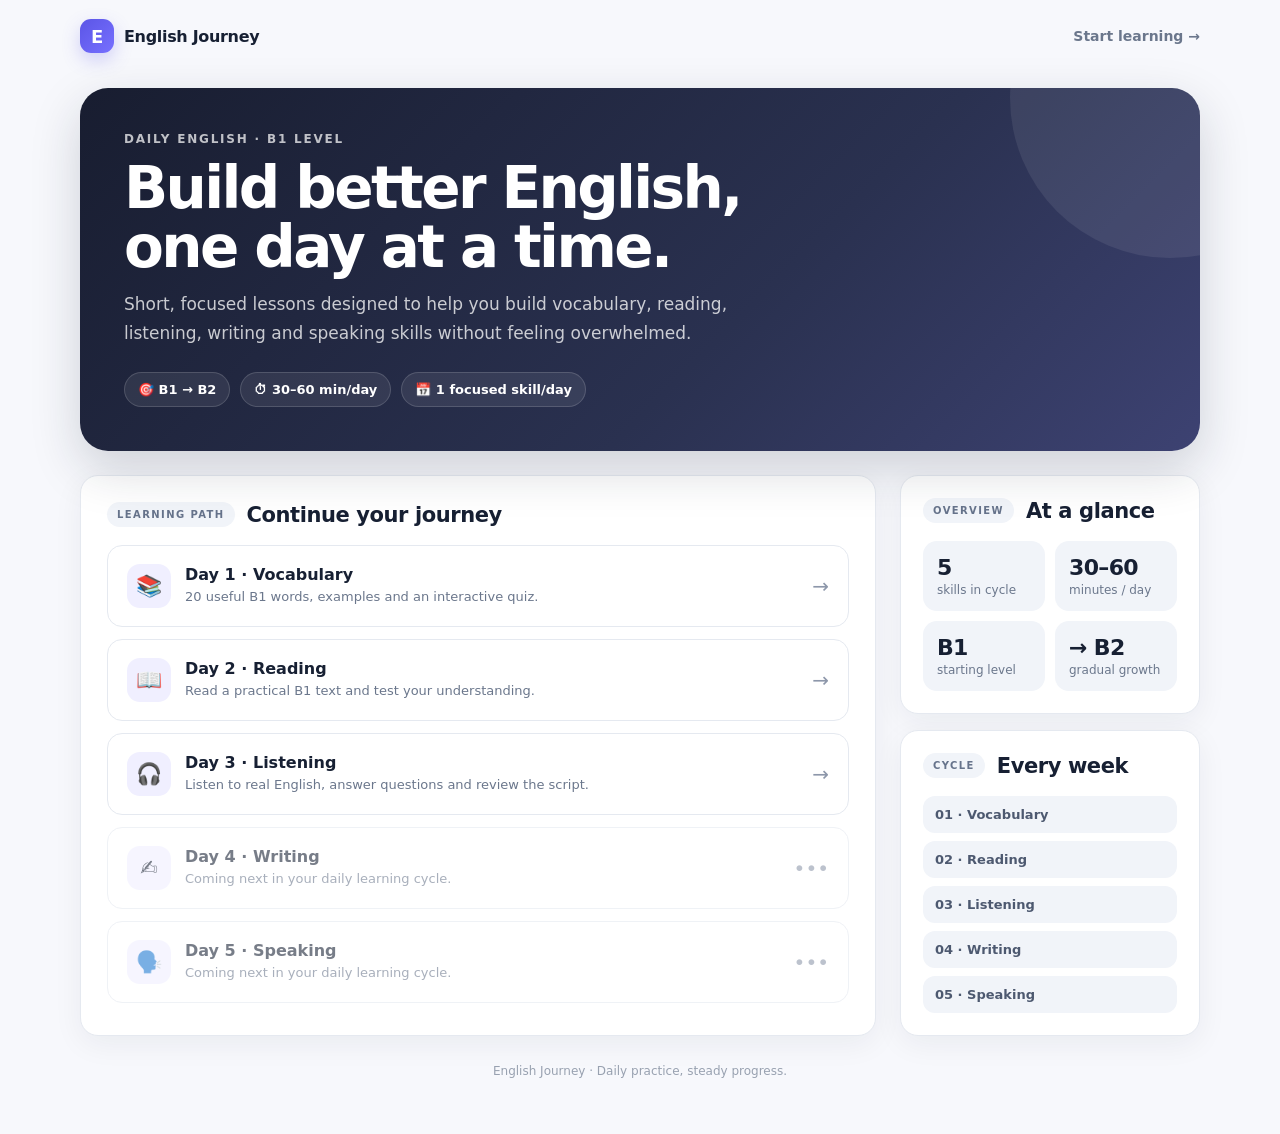
<file: index.html>
<!doctype html>
<html lang="en">
<head>
<meta charset="utf-8">
<meta name="viewport" content="width=device-width, initial-scale=1">
<title>English Journey — Daily B1 English</title>
<link rel="stylesheet" href="style.css">
</head>
<body>
<main class="app">
  <nav class="topbar">
    <a class="brand" href="./"><span class="brand-mark">E</span><span>English Journey</span></a>
    <a class="nav-link" href="./day_1/">Start learning →</a>
  </nav>

  <header class="hero">
    <div class="hero-inner">
      <div class="eyebrow">DAILY ENGLISH · B1 LEVEL</div>
      <h1>Build better English,<br>one day at a time.</h1>
      <p>Short, focused lessons designed to help you build vocabulary, reading, listening, writing and speaking skills without feeling overwhelmed.</p>
      <div class="hero-meta"><span class="pill">🎯 B1 → B2</span><span class="pill">⏱ 30–60 min/day</span><span class="pill">📅 1 focused skill/day</span></div>
    </div>
  </header>

  <div class="layout">
    <section class="card">
      <div class="section-head"><div class="section-title"><span class="step">LEARNING PATH</span><h2>Continue your journey</h2></div></div>
      <div class="lesson-list">
        <a class="lesson-link" href="day_1/">
          <div class="lesson-main"><div class="lesson-icon">📚</div><div class="lesson-copy"><strong>Day 1 · Vocabulary</strong><span>20 useful B1 words, examples and an interactive quiz.</span></div></div><span class="arrow">→</span>
        </a>
        <a class="lesson-link" href="day_2/">
          <div class="lesson-main"><div class="lesson-icon">📖</div><div class="lesson-copy"><strong>Day 2 · Reading</strong><span>Read a practical B1 text and test your understanding.</span></div></div><span class="arrow">→</span>
        </a>
        <a class="lesson-link" href="day_3/">
          <div class="lesson-main"><div class="lesson-icon">🎧</div><div class="lesson-copy"><strong>Day 3 · Listening</strong><span>Listen to real English, answer questions and review the script.</span></div></div><span class="arrow">→</span>
        </a>
        <div class="lesson-link" style="opacity:.58;cursor:default">
          <div class="lesson-main"><div class="lesson-icon">✍️</div><div class="lesson-copy"><strong>Day 4 · Writing</strong><span>Coming next in your daily learning cycle.</span></div></div><span class="arrow">•••</span>
        </div>
        <div class="lesson-link" style="opacity:.58;cursor:default">
          <div class="lesson-main"><div class="lesson-icon">🗣️</div><div class="lesson-copy"><strong>Day 5 · Speaking</strong><span>Coming next in your daily learning cycle.</span></div></div><span class="arrow">•••</span>
        </div>
      </div>
    </section>

    <aside class="sidebar">
      <section class="card">
        <div class="section-head"><div class="section-title"><span class="step">OVERVIEW</span><h2>At a glance</h2></div></div>
        <div class="stats"><div class="stat"><strong>5</strong><span>skills in cycle</span></div><div class="stat"><strong>30–60</strong><span>minutes / day</span></div><div class="stat"><strong>B1</strong><span>starting level</span></div><div class="stat"><strong>→ B2</strong><span>gradual growth</span></div></div>
      </section>
      <section class="card">
        <div class="section-head"><div class="section-title"><span class="step">CYCLE</span><h2>Every week</h2></div></div>
        <div class="cycle"><span>01 · Vocabulary</span><span>02 · Reading</span><span>03 · Listening</span><span>04 · Writing</span><span>05 · Speaking</span></div>
      </section>
    </aside>
  </div>
  <footer>English Journey · Daily practice, steady progress.</footer>
</main>
</body>
</html>
</file>
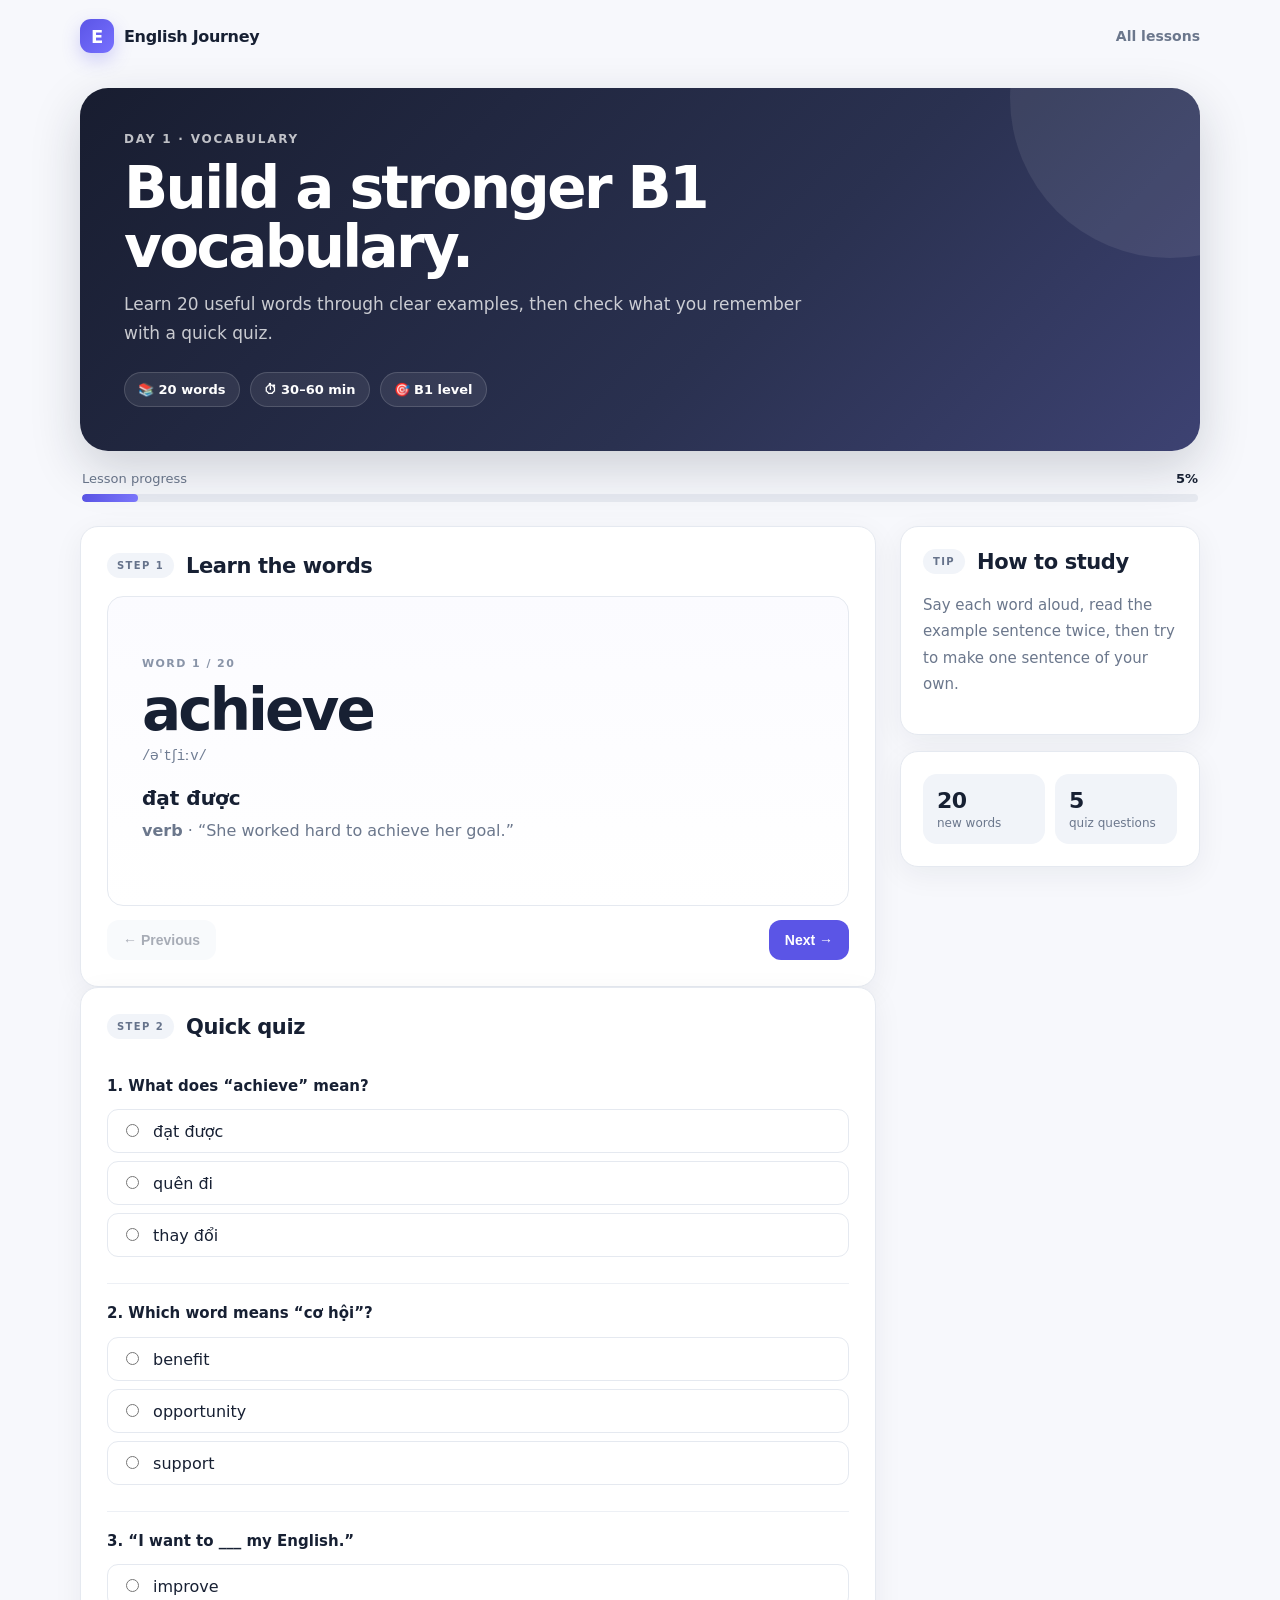
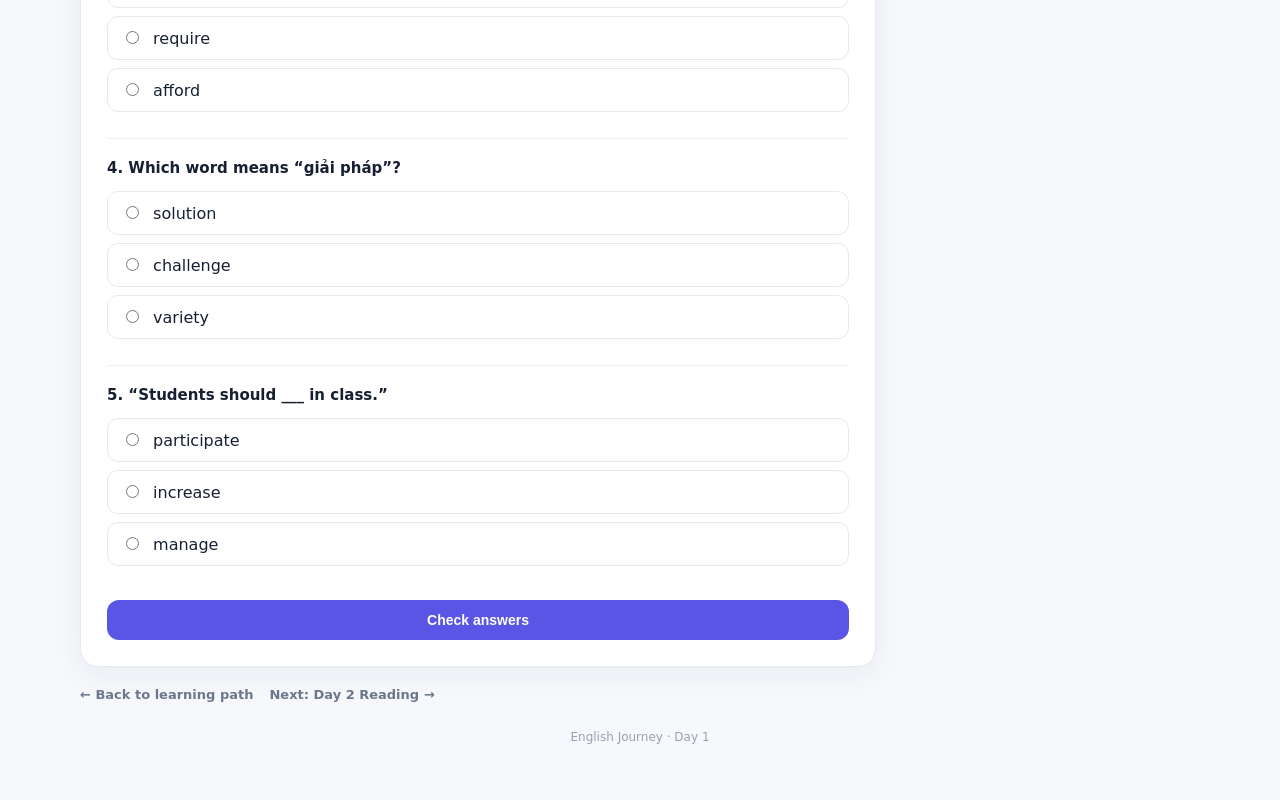
<file: day_1/index.html>
<!doctype html>
<html lang="en">
<head>
<meta charset="utf-8">
<meta name="viewport" content="width=device-width, initial-scale=1">
<title>English Journey — Day 1: Vocabulary</title>
<link rel="stylesheet" href="../style.css">
</head>
<body>
<main class="app">
<nav class="topbar"><a class="brand" href="../"><span class="brand-mark">E</span><span>English Journey</span></a><a class="nav-link" href="../">All lessons</a></nav>
<header class="hero"><div class="hero-inner"><div class="eyebrow">DAY 1 · VOCABULARY</div><h1>Build a stronger B1 vocabulary.</h1><p>Learn 20 useful words through clear examples, then check what you remember with a quick quiz.</p><div class="hero-meta"><span class="pill">📚 20 words</span><span class="pill">⏱ 30–60 min</span><span class="pill">🎯 B1 level</span></div></div></header>
<section class="progress-wrap"><div class="progress-label"><span>Lesson progress</span><strong id="progressText">0%</strong></div><div class="progress"><div id="progressBar"></div></div></section>
<div class="layout">
<div>
<section class="card"><div class="section-head"><div class="section-title"><span class="step">STEP 1</span><h2>Learn the words</h2></div></div><div id="wordCard" class="word-card"></div><div class="controls"><button id="prevBtn" class="secondary">← Previous</button><button id="nextBtn">Next →</button></div></section>
<section class="card quiz-card"><div class="section-head"><div class="section-title"><span class="step">STEP 2</span><h2>Quick quiz</h2></div></div><div id="quiz"></div><button id="submitBtn" class="full">Check answers</button><div id="result" class="result" hidden></div></section>
<div class="back-row"><a href="../">← Back to learning path</a><a href="../day_2/">Next: Day 2 Reading →</a></div>
</div>
<aside class="sidebar"><section class="card"><div class="section-head"><div class="section-title"><span class="step">TIP</span><h2>How to study</h2></div></div><p>Say each word aloud, read the example sentence twice, then try to make one sentence of your own.</p></section><section class="card"><div class="stats"><div class="stat"><strong>20</strong><span>new words</span></div><div class="stat"><strong>5</strong><span>quiz questions</span></div></div></section></aside>
</div>
<footer>English Journey · Day 1</footer>
<script src="./script.js"></script>
</main>
</body>
</html>
</file>
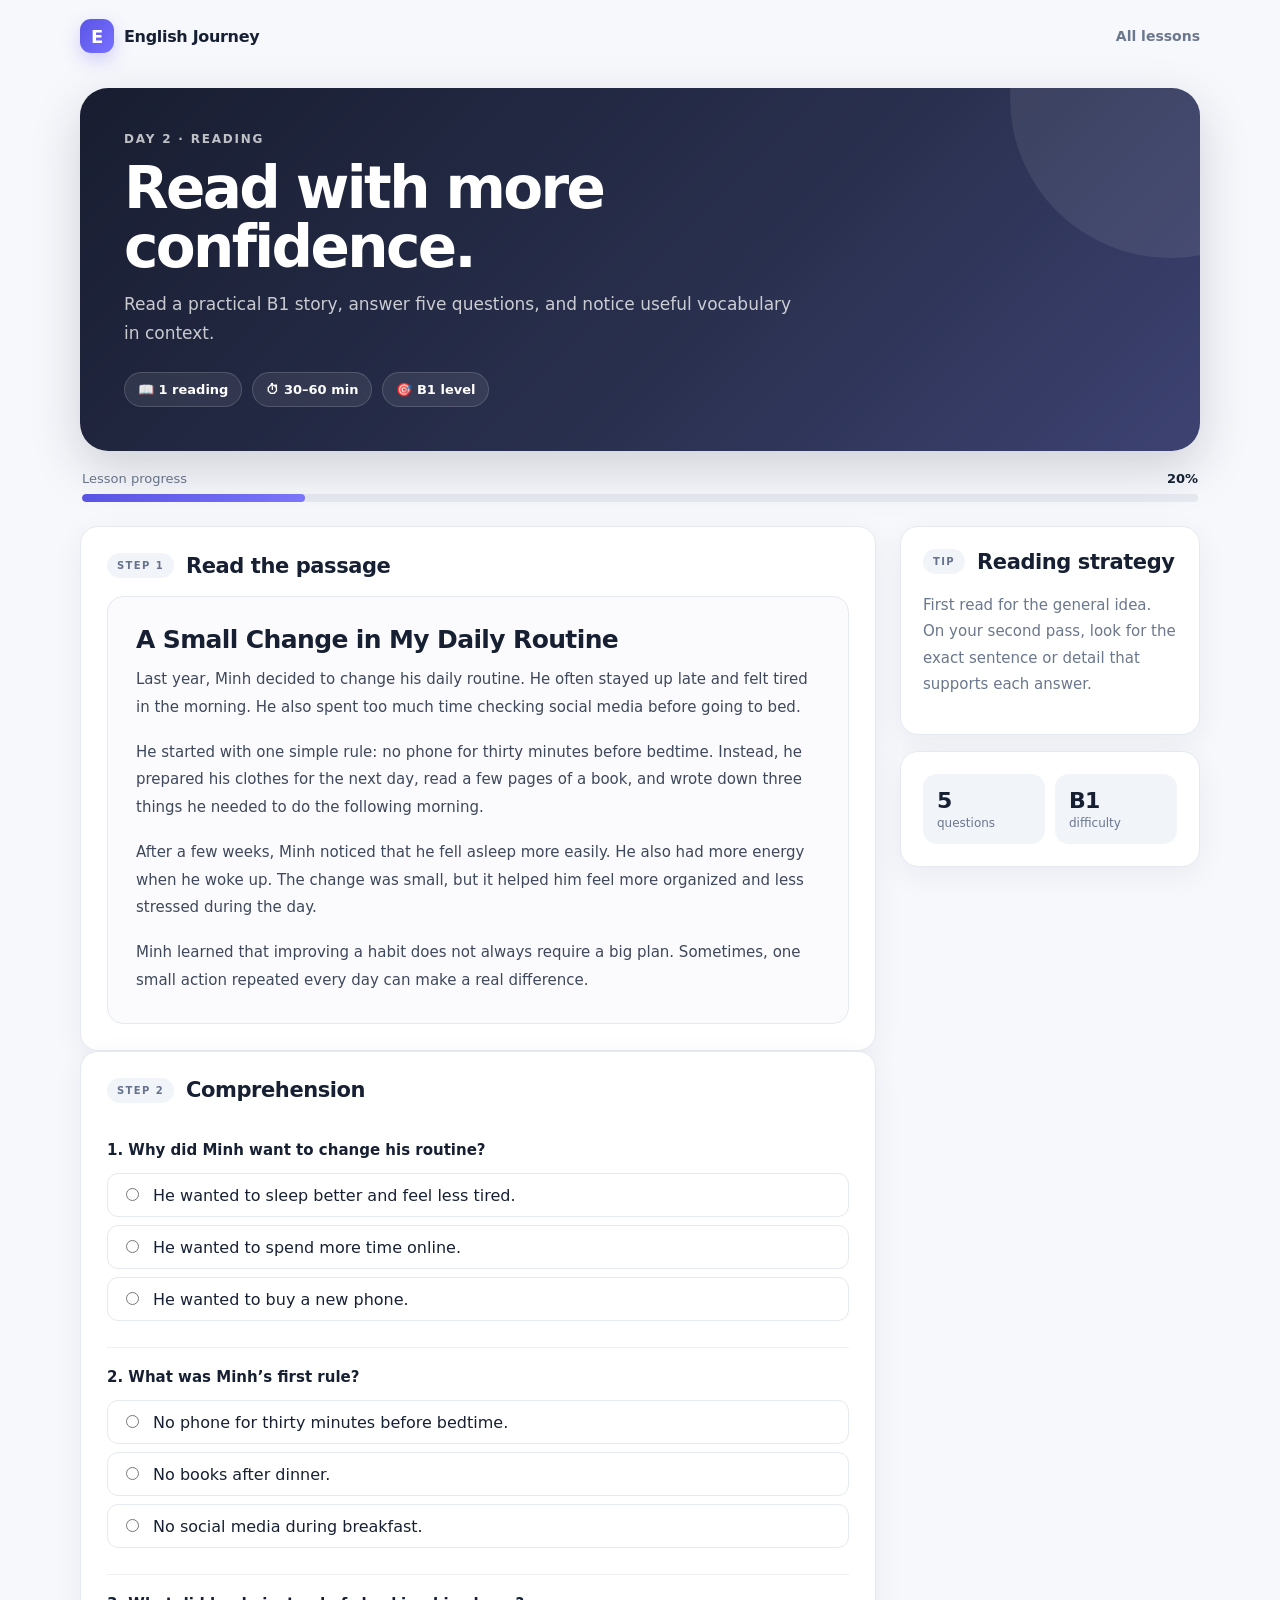
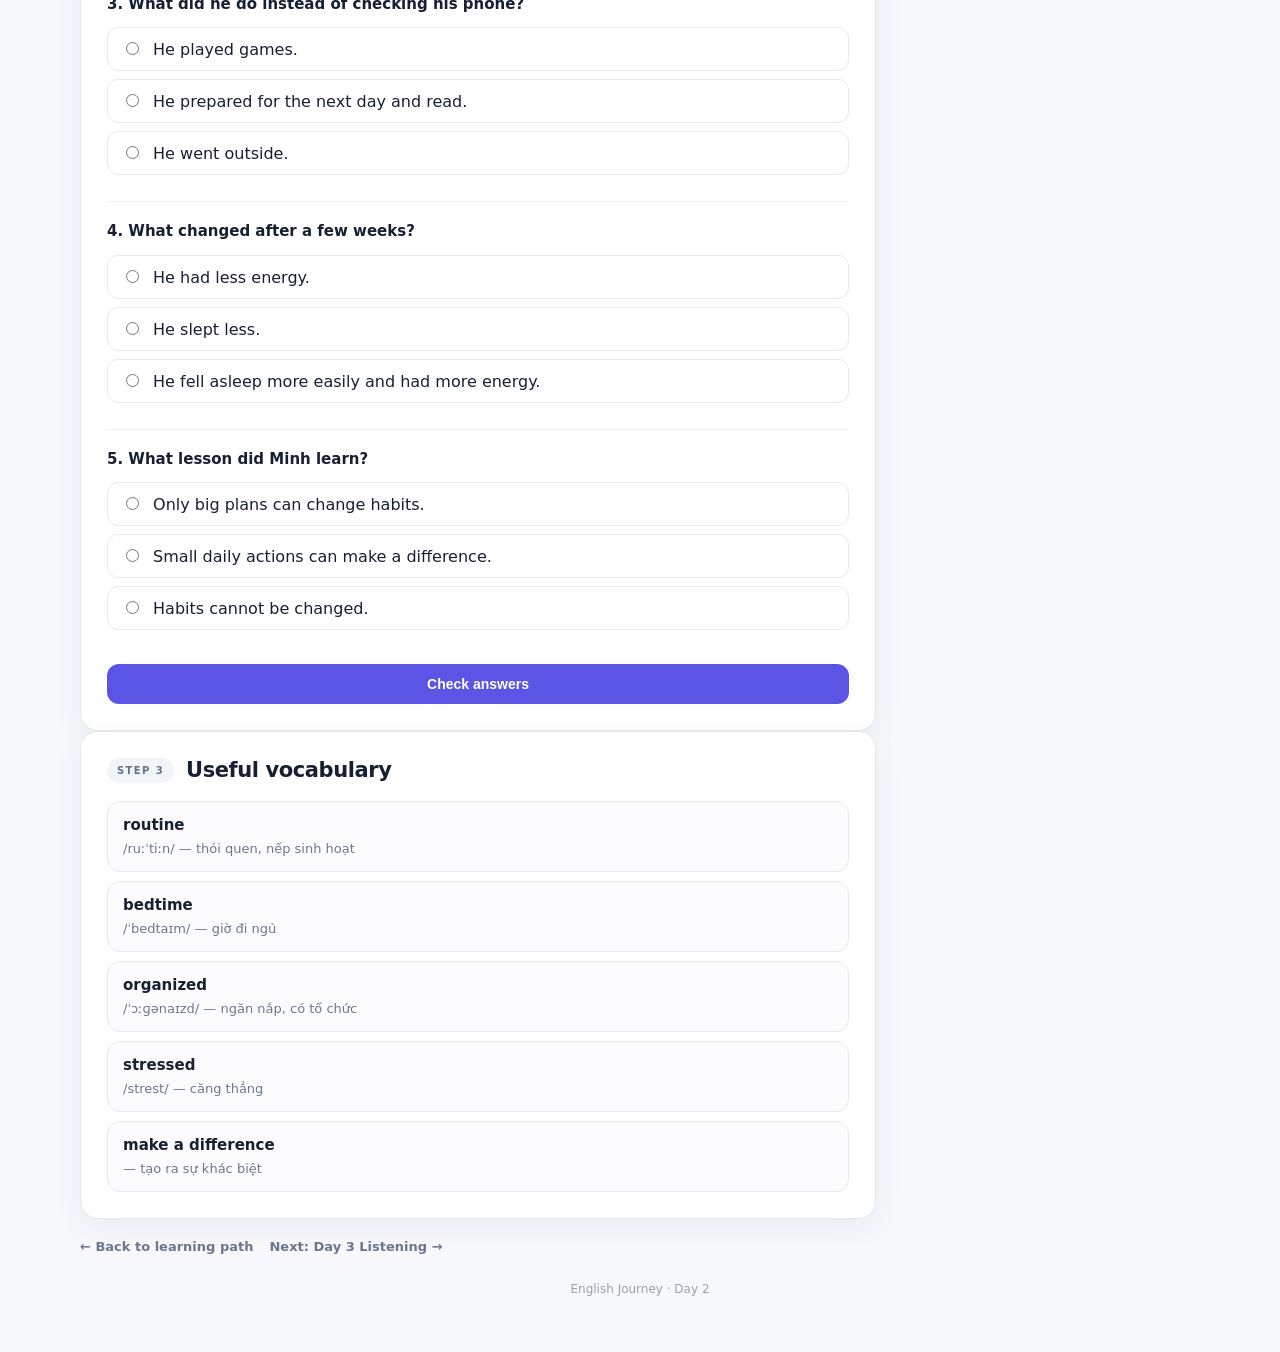
<file: day_2/index.html>
<!doctype html>
<html lang="en">
<head>
<meta charset="utf-8">
<meta name="viewport" content="width=device-width, initial-scale=1">
<title>English Journey — Day 2: Reading</title>
<link rel="stylesheet" href="../style.css">
</head>
<body>
<main class="app">
<nav class="topbar"><a class="brand" href="../"><span class="brand-mark">E</span><span>English Journey</span></a><a class="nav-link" href="../">All lessons</a></nav>
<header class="hero"><div class="hero-inner"><div class="eyebrow">DAY 2 · READING</div><h1>Read with more confidence.</h1><p>Read a practical B1 story, answer five questions, and notice useful vocabulary in context.</p><div class="hero-meta"><span class="pill">📖 1 reading</span><span class="pill">⏱ 30–60 min</span><span class="pill">🎯 B1 level</span></div></div></header>
<section class="progress-wrap"><div class="progress-label"><span>Lesson progress</span><strong id="progressText">0%</strong></div><div class="progress"><div id="progressBar"></div></div></section>
<div class="layout">
<div>
<section class="card reading-card"><div class="section-head"><div class="section-title"><span class="step">STEP 1</span><h2>Read the passage</h2></div></div><article class="reading-text"><h3>A Small Change in My Daily Routine</h3><p>Last year, Minh decided to change his daily routine. He often stayed up late and felt tired in the morning. He also spent too much time checking social media before going to bed.</p><p>He started with one simple rule: no phone for thirty minutes before bedtime. Instead, he prepared his clothes for the next day, read a few pages of a book, and wrote down three things he needed to do the following morning.</p><p>After a few weeks, Minh noticed that he fell asleep more easily. He also had more energy when he woke up. The change was small, but it helped him feel more organized and less stressed during the day.</p><p>Minh learned that improving a habit does not always require a big plan. Sometimes, one small action repeated every day can make a real difference.</p></article></section>
<section class="card quiz-card"><div class="section-head"><div class="section-title"><span class="step">STEP 2</span><h2>Comprehension</h2></div></div><div id="quiz"></div><button id="submitBtn" class="full">Check answers</button><div id="result" class="result" hidden></div></section>
<section class="card"><div class="section-head"><div class="section-title"><span class="step">STEP 3</span><h2>Useful vocabulary</h2></div></div><div class="vocab-list"><div><strong>routine</strong><span>/ruːˈtiːn/ — thói quen, nếp sinh hoạt</span></div><div><strong>bedtime</strong><span>/ˈbedtaɪm/ — giờ đi ngủ</span></div><div><strong>organized</strong><span>/ˈɔːɡənaɪzd/ — ngăn nắp, có tổ chức</span></div><div><strong>stressed</strong><span>/strest/ — căng thẳng</span></div><div><strong>make a difference</strong><span>— tạo ra sự khác biệt</span></div></div></section>
<div class="back-row"><a href="../">← Back to learning path</a><a href="../day_3/">Next: Day 3 Listening →</a></div>
</div>
<aside class="sidebar"><section class="card"><div class="section-head"><div class="section-title"><span class="step">TIP</span><h2>Reading strategy</h2></div></div><p>First read for the general idea. On your second pass, look for the exact sentence or detail that supports each answer.</p></section><section class="card"><div class="stats"><div class="stat"><strong>5</strong><span>questions</span></div><div class="stat"><strong>B1</strong><span>difficulty</span></div></div></section></aside>
</div>
<footer>English Journey · Day 2</footer>
<script src="./script.js"></script>
</main>
</body>
</html>
</file>
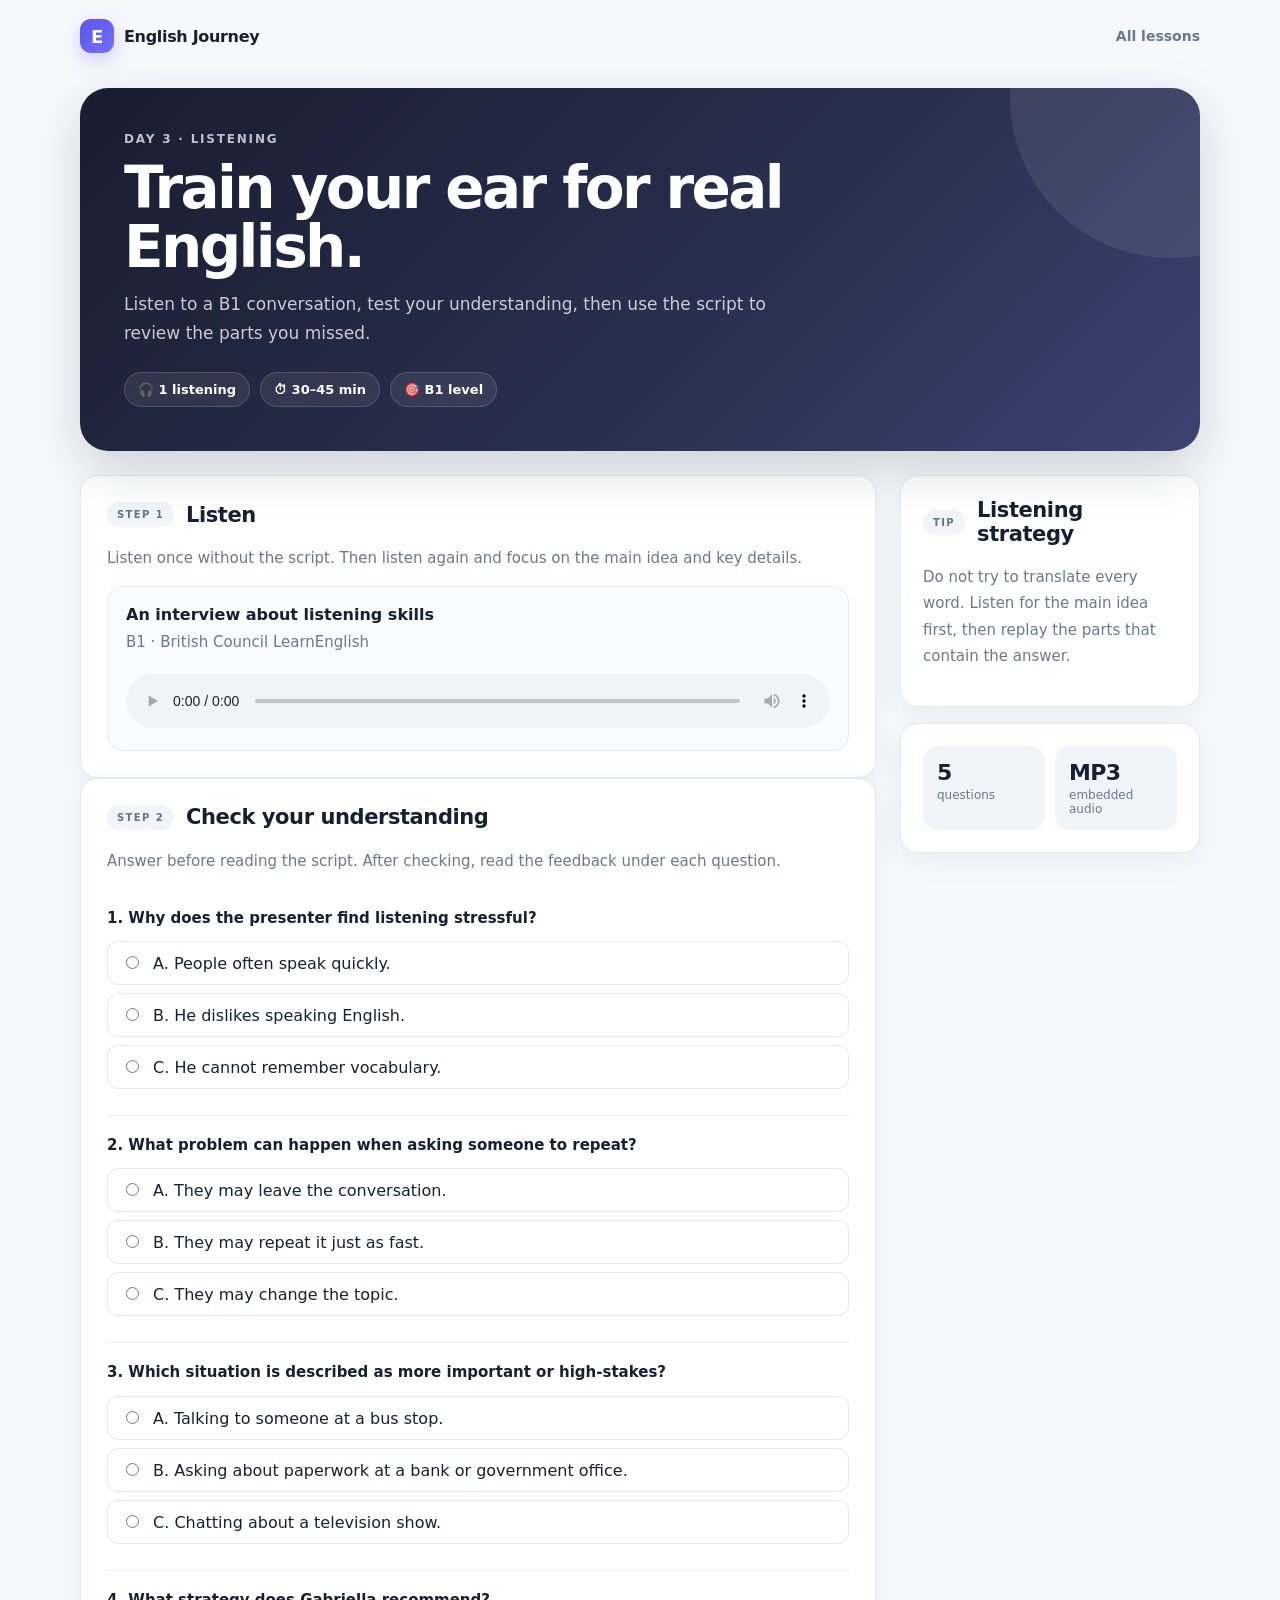
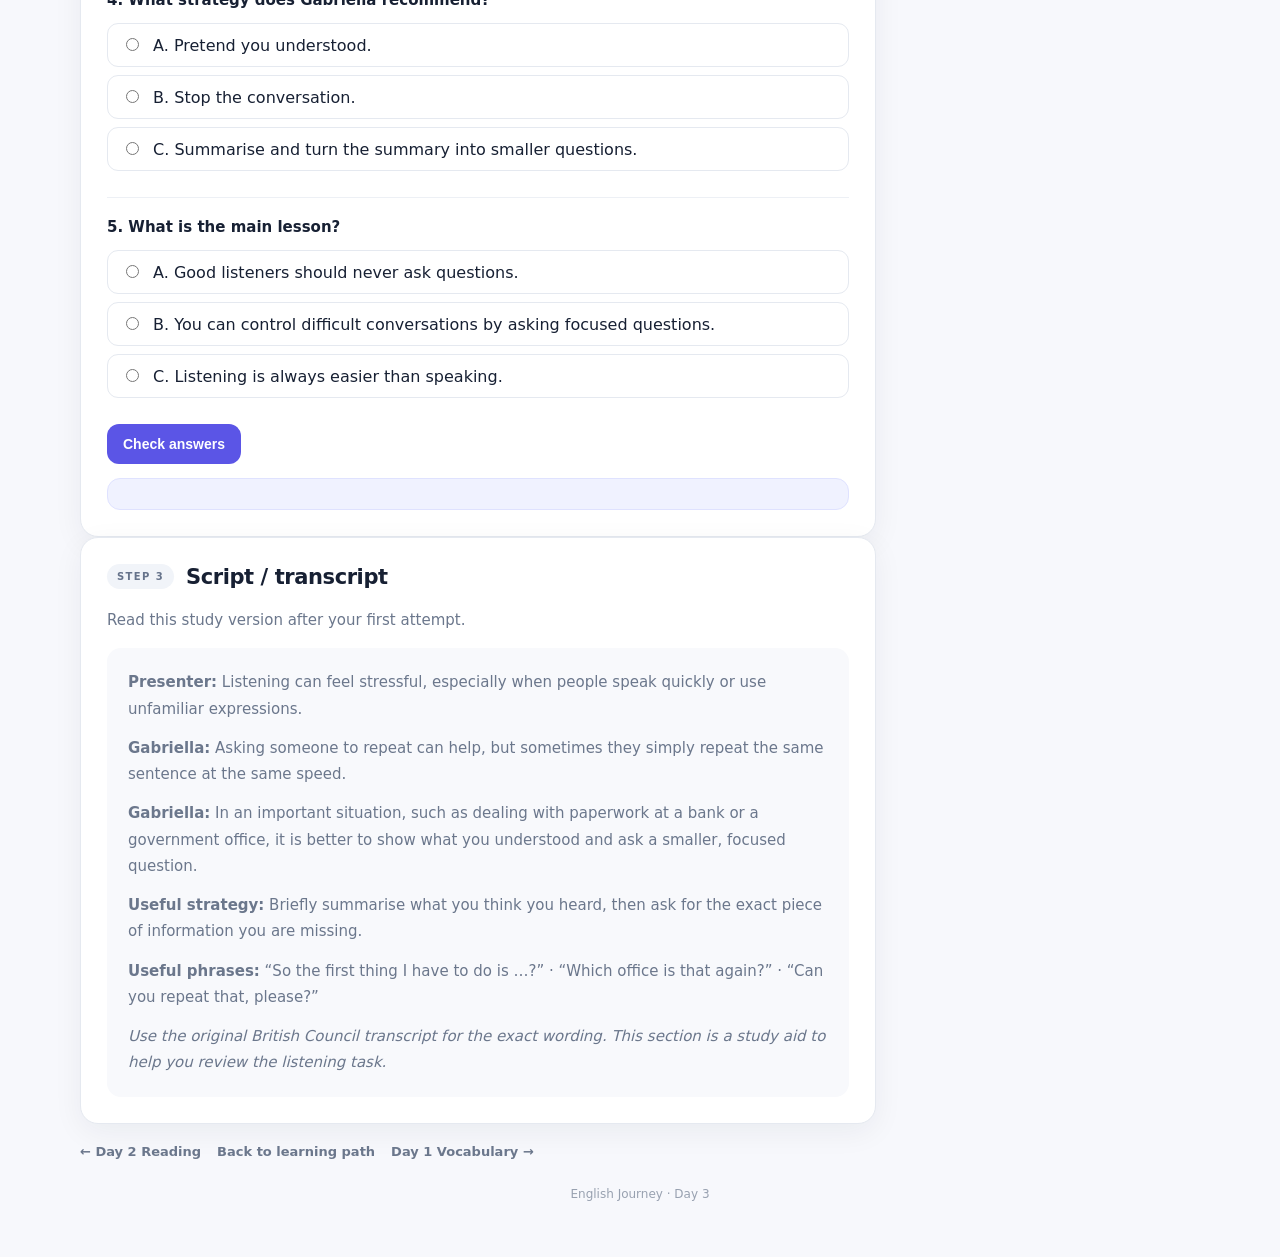
<file: day_3/index.html>
<!doctype html>
<html lang="en">
<head>
<meta charset="utf-8">
<meta name="viewport" content="width=device-width,initial-scale=1">
<title>English Journey — Day 3: Listening</title>
<link rel="stylesheet" href="../style.css">
</head>
<body>
<main class="app">
<nav class="topbar"><a class="brand" href="../"><span class="brand-mark">E</span><span>English Journey</span></a><a class="nav-link" href="../">All lessons</a></nav>
<header class="hero"><div class="hero-inner"><div class="eyebrow">DAY 3 · LISTENING</div><h1>Train your ear for real English.</h1><p>Listen to a B1 conversation, test your understanding, then use the script to review the parts you missed.</p><div class="hero-meta"><span class="pill">🎧 1 listening</span><span class="pill">⏱ 30–45 min</span><span class="pill">🎯 B1 level</span></div></div></header>
<div class="layout">
<div>
<section class="card"><div class="section-head"><div class="section-title"><span class="step">STEP 1</span><h2>Listen</h2></div></div><p>Listen once without the script. Then listen again and focus on the main idea and key details.</p><div class="source"><strong>An interview about listening skills</strong><p>B1 · British Council LearnEnglish</p><audio controls preload="metadata"><source src="https://learnenglish.britishcouncil.org/sites/podcasts/files/LE_listening_B1_An_interview_about_listening_skills.mp3" type="audio/mpeg">Your browser does not support the audio player.</audio></div></section>
<section class="card"><div class="section-head"><div class="section-title"><span class="step">STEP 2</span><h2>Check your understanding</h2></div></div><p>Answer before reading the script. After checking, read the feedback under each question.</p>
<div class="question"><p>1. Why does the presenter find listening stressful?</p><label class="option"><input type="radio" name="q1" value="a"> A. People often speak quickly.</label><label class="option"><input type="radio" name="q1" value="b"> B. He dislikes speaking English.</label><label class="option"><input type="radio" name="q1" value="c"> C. He cannot remember vocabulary.</label><div id="f1" class="feedback"></div></div>
<div class="question"><p>2. What problem can happen when asking someone to repeat?</p><label class="option"><input type="radio" name="q2" value="a"> A. They may leave the conversation.</label><label class="option"><input type="radio" name="q2" value="b"> B. They may repeat it just as fast.</label><label class="option"><input type="radio" name="q2" value="c"> C. They may change the topic.</label><div id="f2" class="feedback"></div></div>
<div class="question"><p>3. Which situation is described as more important or high-stakes?</p><label class="option"><input type="radio" name="q3" value="a"> A. Talking to someone at a bus stop.</label><label class="option"><input type="radio" name="q3" value="b"> B. Asking about paperwork at a bank or government office.</label><label class="option"><input type="radio" name="q3" value="c"> C. Chatting about a television show.</label><div id="f3" class="feedback"></div></div>
<div class="question"><p>4. What strategy does Gabriella recommend?</p><label class="option"><input type="radio" name="q4" value="a"> A. Pretend you understood.</label><label class="option"><input type="radio" name="q4" value="b"> B. Stop the conversation.</label><label class="option"><input type="radio" name="q4" value="c"> C. Summarise and turn the summary into smaller questions.</label><div id="f4" class="feedback"></div></div>
<div class="question"><p>5. What is the main lesson?</p><label class="option"><input type="radio" name="q5" value="a"> A. Good listeners should never ask questions.</label><label class="option"><input type="radio" name="q5" value="b"> B. You can control difficult conversations by asking focused questions.</label><label class="option"><input type="radio" name="q5" value="c"> C. Listening is always easier than speaking.</label><div id="f5" class="feedback"></div></div>
<button onclick="checkQuiz()">Check answers</button><div id="result" class="result hidden"></div></section>
<section class="card"><div class="section-head"><div class="section-title"><span class="step">STEP 3</span><h2>Script / transcript</h2></div></div><p>Read this study version after your first attempt.</p><div class="transcript"><p><strong>Presenter:</strong> Listening can feel stressful, especially when people speak quickly or use unfamiliar expressions.</p><p><strong>Gabriella:</strong> Asking someone to repeat can help, but sometimes they simply repeat the same sentence at the same speed.</p><p><strong>Gabriella:</strong> In an important situation, such as dealing with paperwork at a bank or a government office, it is better to show what you understood and ask a smaller, focused question.</p><p><strong>Useful strategy:</strong> Briefly summarise what you think you heard, then ask for the exact piece of information you are missing.</p><p><strong>Useful phrases:</strong> “So the first thing I have to do is …?” · “Which office is that again?” · “Can you repeat that, please?”</p><p><em>Use the original British Council transcript for the exact wording. This section is a study aid to help you review the listening task.</em></p></div></section>
<div class="back-row"><a href="../day_2/">← Day 2 Reading</a><a href="../">Back to learning path</a><a href="../day_1/">Day 1 Vocabulary →</a></div>
</div>
<aside class="sidebar"><section class="card"><div class="section-head"><div class="section-title"><span class="step">TIP</span><h2>Listening strategy</h2></div></div><p>Do not try to translate every word. Listen for the main idea first, then replay the parts that contain the answer.</p></section><section class="card"><div class="stats"><div class="stat"><strong>5</strong><span>questions</span></div><div class="stat"><strong>MP3</strong><span>embedded audio</span></div></div></section></aside>
</div>
<footer>English Journey · Day 3</footer>
</main>
<script>
const answers={q1:'a',q2:'b',q3:'b',q4:'c',q5:'b'};
const explanations={q1:{right:'People often speak quickly, which makes it harder to catch every word in a real conversation.',wrong:'The key difficulty is fast speech. This listening task focuses on how to handle conversations when the speaker is too fast to follow.'},q2:{right:'Someone may repeat the same sentence at the same speed, so simply asking “Can you repeat that?” may not solve the problem.',wrong:'The problem described is that the speaker may repeat the same sentence just as quickly, so repetition alone is not always enough.'},q3:{right:'Paperwork at a bank or government office is a higher-stakes situation because misunderstanding important information can have real consequences.',wrong:'The lesson gives official or important paperwork as the higher-stakes example rather than casual conversation.'},q4:{right:'Summarising what you understood and then asking smaller, focused questions helps you identify exactly what you missed.',wrong:'The recommended strategy is clarification: show what you understood and ask a smaller, focused question instead of pretending.'},q5:{right:'Focused questions help you recover missing information and take more control of a difficult conversation.',wrong:'The main lesson is to actively clarify what you missed, not to avoid questions.'}};
function checkQuiz(){let score=0;Object.keys(answers).forEach((q,i)=>{const picked=document.querySelector('input[name="'+q+'"]:checked');const box=document.getElementById('f'+(i+1));const correct=answers[q];if(picked&&picked.value===correct){score++;box.className='feedback correct';box.innerHTML='✅ <span class="answer">Correct.</span> '+explanations[q].right}else{box.className='feedback wrong';box.innerHTML='❌ <span class="answer">Incorrect.</span> Correct answer: <span class="answer">'+correct.toUpperCase()+'</span>. '+explanations[q].wrong}});const r=document.getElementById('result');r.classList.remove('hidden');r.textContent='Score: '+score+'/5 ('+Math.round(score/5*100)+'%). '+(score>=4?'Great work — listen again and notice the phrases you missed.':'Listen again, then reread the script and try the quiz once more.');r.scrollIntoView({behavior:'smooth',block:'center'})}
</script>
</body>
</html>
</file>
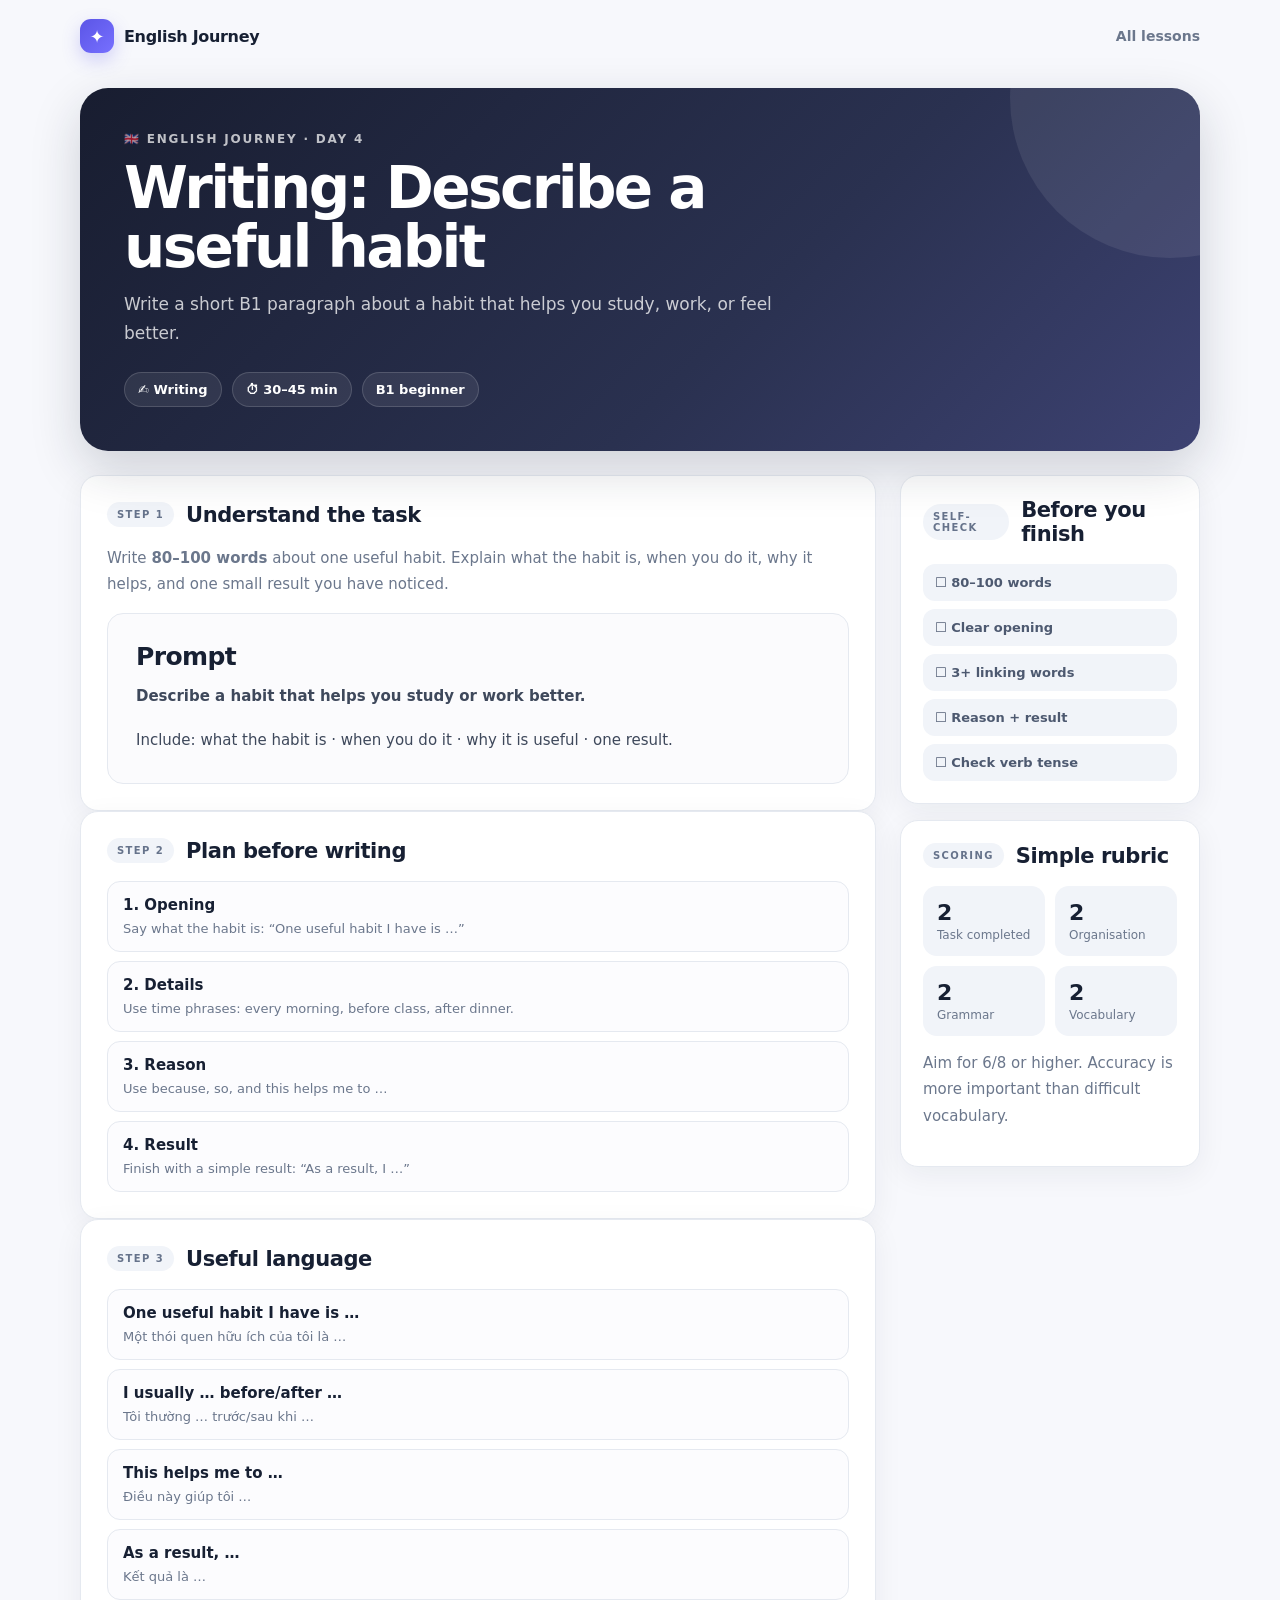
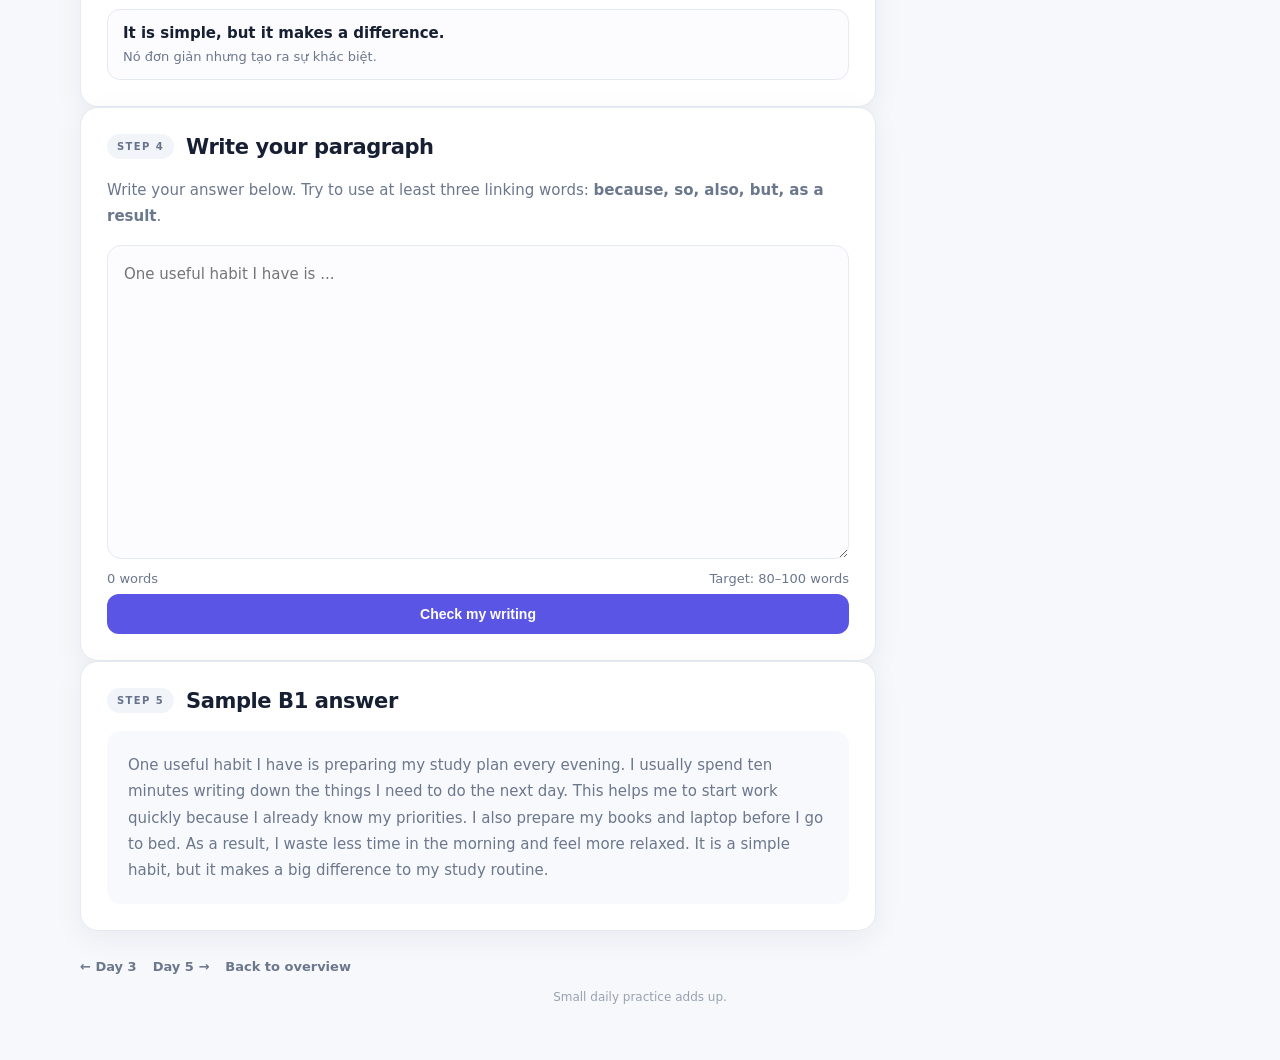
<file: day_4/index.html>
<!doctype html>
<html lang="en">
<head>
  <meta charset="utf-8">
  <meta name="viewport" content="width=device-width, initial-scale=1">
  <title>English Journey — Day 4</title>
  <link rel="stylesheet" href="../style.css">
</head>
<body>
<main class="app">
  <nav class="topbar"><a class="brand" href="../"><span class="brand-mark">✦</span>English Journey</a><a class="nav-link" href="../">All lessons</a></nav>
  <header class="hero"><div class="hero-inner"><div class="eyebrow">🇬🇧 ENGLISH JOURNEY · DAY 4</div><h1>Writing: Describe a useful habit</h1><p>Write a short B1 paragraph about a habit that helps you study, work, or feel better.</p><div class="hero-meta"><span class="pill">✍️ Writing</span><span class="pill">⏱ 30–45 min</span><span class="pill">B1 beginner</span></div></div></header>
  <div class="layout">
    <div>
      <section class="card"><div class="section-head"><div class="section-title"><span class="step">STEP 1</span><h2>Understand the task</h2></div></div><p>Write <strong>80–100 words</strong> about one useful habit. Explain what the habit is, when you do it, why it helps, and one small result you have noticed.</p><div class="reading-text"><h3>Prompt</h3><p><strong>Describe a habit that helps you study or work better.</strong></p><p>Include: what the habit is · when you do it · why it is useful · one result.</p></div></section>
      <section class="card"><div class="section-head"><div class="section-title"><span class="step">STEP 2</span><h2>Plan before writing</h2></div></div><div class="vocab-list"><div><strong>1. Opening</strong><span>Say what the habit is: “One useful habit I have is …”</span></div><div><strong>2. Details</strong><span>Use time phrases: every morning, before class, after dinner.</span></div><div><strong>3. Reason</strong><span>Use because, so, and this helps me to …</span></div><div><strong>4. Result</strong><span>Finish with a simple result: “As a result, I …”</span></div></div></section>
      <section class="card"><div class="section-head"><div class="section-title"><span class="step">STEP 3</span><h2>Useful language</h2></div></div><div class="vocab-list"><div><strong>One useful habit I have is …</strong><span>Một thói quen hữu ích của tôi là …</span></div><div><strong>I usually … before/after …</strong><span>Tôi thường … trước/sau khi …</span></div><div><strong>This helps me to …</strong><span>Điều này giúp tôi …</span></div><div><strong>As a result, …</strong><span>Kết quả là …</span></div><div><strong>It is simple, but it makes a difference.</strong><span>Nó đơn giản nhưng tạo ra sự khác biệt.</span></div></div></section>
      <section class="card"><div class="section-head"><div class="section-title"><span class="step">STEP 4</span><h2>Write your paragraph</h2></div></div><p>Write your answer below. Try to use at least three linking words: <strong>because, so, also, but, as a result</strong>.</p><textarea id="answer" rows="11" placeholder="One useful habit I have is ..."></textarea><div class="word-count"><span id="count">0 words</span><span>Target: 80–100 words</span></div><button id="checkBtn" class="full">Check my writing</button><div id="feedback" class="feedback"></div></section>
      <section class="card"><div class="section-head"><div class="section-title"><span class="step">STEP 5</span><h2>Sample B1 answer</h2></div></div><div class="transcript"><p>One useful habit I have is preparing my study plan every evening. I usually spend ten minutes writing down the things I need to do the next day. This helps me to start work quickly because I already know my priorities. I also prepare my books and laptop before I go to bed. As a result, I waste less time in the morning and feel more relaxed. It is a simple habit, but it makes a big difference to my study routine.</p></div></section>
    </div>
    <aside class="sidebar"><section class="card"><div class="section-head"><div class="section-title"><span class="step">SELF-CHECK</span><h2>Before you finish</h2></div></div><div class="cycle"><span>☐ 80–100 words</span><span>☐ Clear opening</span><span>☐ 3+ linking words</span><span>☐ Reason + result</span><span>☐ Check verb tense</span></div></section><section class="card"><div class="section-head"><div class="section-title"><span class="step">SCORING</span><h2>Simple rubric</h2></div></div><div class="stats"><div class="stat"><strong>2</strong><span>Task completed</span></div><div class="stat"><strong>2</strong><span>Organisation</span></div><div class="stat"><strong>2</strong><span>Grammar</span></div><div class="stat"><strong>2</strong><span>Vocabulary</span></div></div><p style="margin-top:14px">Aim for 6/8 or higher. Accuracy is more important than difficult vocabulary.</p></section></aside>
  </div>
  <footer><div class="back-row"><a href="../day_3/">← Day 3</a><a href="../day_5/">Day 5 →</a><a href="../">Back to overview</a></div><div style="margin-top:16px">Small daily practice adds up.</div></footer>
</main>
<script src="./script.js"></script>
</body>
</html>
</file>
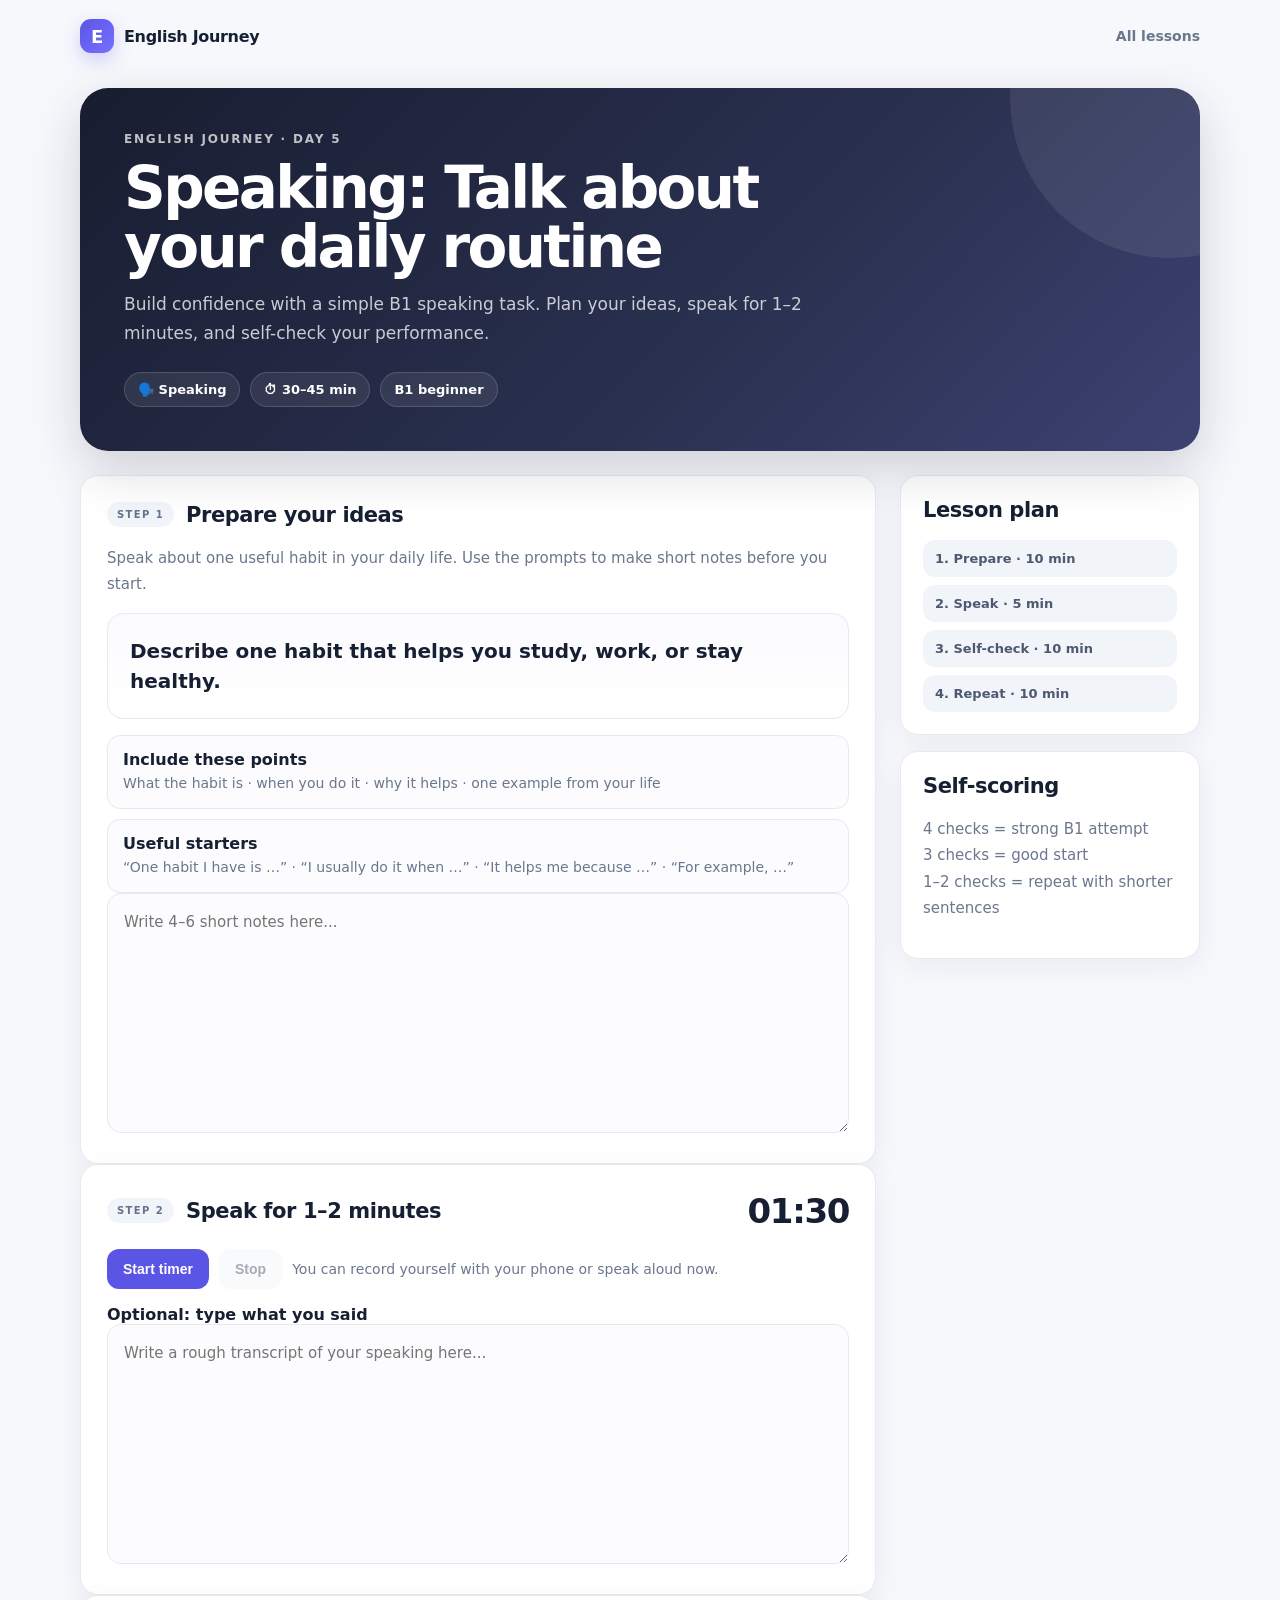
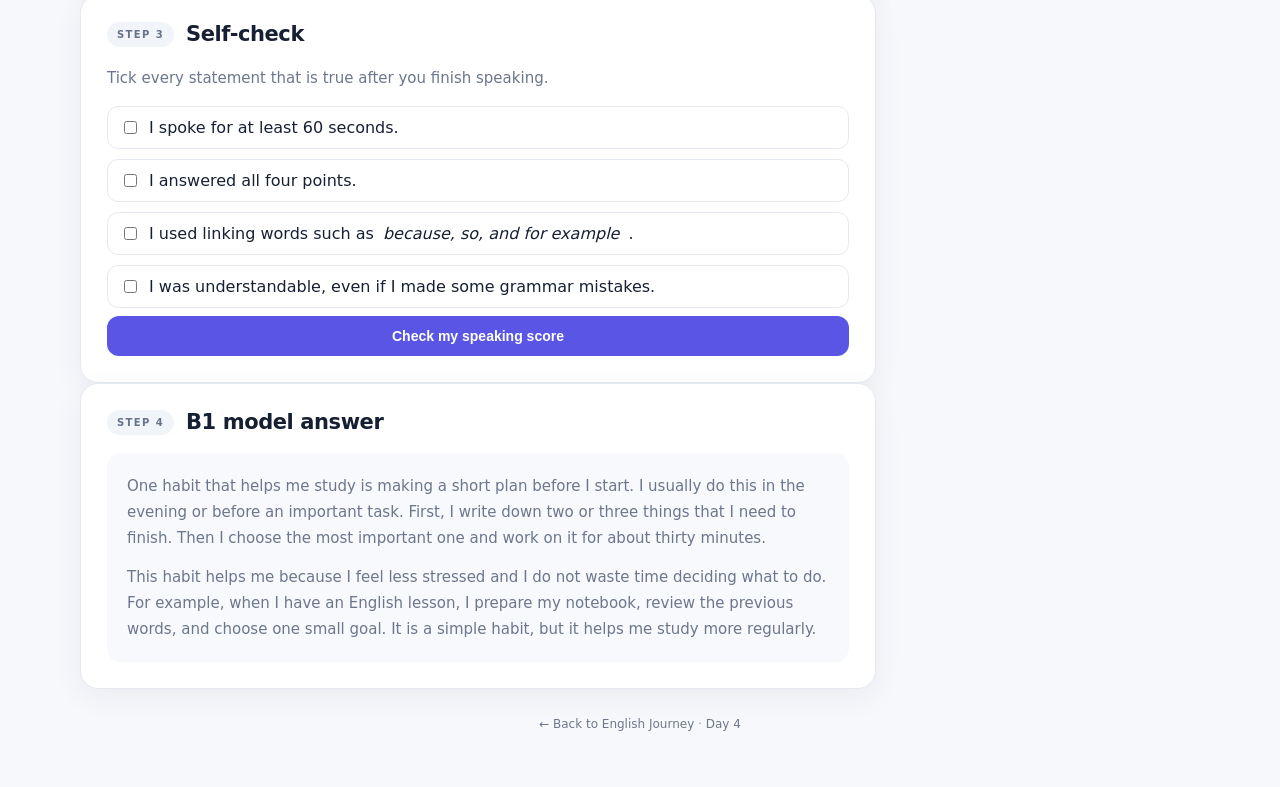
<file: day_5/index.html>
<!doctype html>
<html lang="en">
<head>
<meta charset="utf-8"><meta name="viewport" content="width=device-width,initial-scale=1">
<title>English Journey — Day 5: Speaking</title>
<link rel="stylesheet" href="../style.css">
<style>
.speaking-prompt{padding:22px;border:1px solid var(--line);border-radius:16px;background:linear-gradient(180deg,#fbfbff,#fff);font-size:20px;font-weight:800;line-height:1.5}.timer{font-size:34px;font-weight:900;letter-spacing:-.04em}.recording{display:flex;gap:10px;flex-wrap:wrap;align-items:center}.status{color:var(--muted);font-size:14px}.criteria{display:grid;gap:10px}.criterion{padding:14px 15px;border:1px solid var(--line);border-radius:13px;background:#fcfcfe}.criterion strong{display:block;margin-bottom:4px}.criterion span{color:var(--muted);font-size:14px;line-height:1.5}.check-row{display:grid;gap:10px;margin-top:14px}.check-row label{display:flex;gap:9px;align-items:flex-start;padding:11px 12px;border:1px solid var(--line);border-radius:11px}.model{background:#f8f9fc;border-radius:14px;padding:20px;line-height:1.8;color:#4b576a}.model p{margin:0 0 12px}.model p:last-child{margin:0}
</style>
</head>
<body>
<main class="app">
<header class="topbar"><a class="brand" href="../"><span class="brand-mark">E</span><span>English Journey</span></a><a class="nav-link" href="../">All lessons</a></header>
<header class="hero"><div class="hero-inner"><div class="eyebrow">ENGLISH JOURNEY · DAY 5</div><h1>Speaking: Talk about your daily routine</h1><p>Build confidence with a simple B1 speaking task. Plan your ideas, speak for 1–2 minutes, and self-check your performance.</p><div class="hero-meta"><span class="pill">🗣️ Speaking</span><span class="pill">⏱ 30–45 min</span><span class="pill">B1 beginner</span></div></div></header>
<div class="layout"><div>
<section class="card"><div class="section-head"><div class="section-title"><span class="step">STEP 1</span><h2>Prepare your ideas</h2></div></div><p>Speak about one useful habit in your daily life. Use the prompts to make short notes before you start.</p><div class="speaking-prompt">Describe one habit that helps you study, work, or stay healthy.</div><div class="criteria" style="margin-top:16px"><div class="criterion"><strong>Include these points</strong><span>What the habit is · when you do it · why it helps · one example from your life</span></div><div class="criterion"><strong>Useful starters</strong><span>“One habit I have is …” · “I usually do it when …” · “It helps me because …” · “For example, …”</span></div></div><textarea id="notes" rows="5" placeholder="Write 4–6 short notes here..."></textarea></section>
<section class="card"><div class="section-head"><div class="section-title"><span class="step">STEP 2</span><h2>Speak for 1–2 minutes</h2></div><div class="timer" id="timer">01:30</div></div><div class="recording"><button id="startBtn">Start timer</button><button id="stopBtn" class="secondary" disabled>Stop</button><span class="status" id="status">You can record yourself with your phone or speak aloud now.</span></div><div style="margin-top:16px"><label for="recordingText"><strong>Optional: type what you said</strong></label><textarea id="recordingText" rows="8" placeholder="Write a rough transcript of your speaking here..."></textarea></div></section>
<section class="card"><div class="section-head"><div class="section-title"><span class="step">STEP 3</span><h2>Self-check</h2></div></div><p>Tick every statement that is true after you finish speaking.</p><div class="check-row"><label><input type="checkbox" class="selfcheck"> I spoke for at least 60 seconds.</label><label><input type="checkbox" class="selfcheck"> I answered all four points.</label><label><input type="checkbox" class="selfcheck"> I used linking words such as <em>because, so, and for example</em>.</label><label><input type="checkbox" class="selfcheck"> I was understandable, even if I made some grammar mistakes.</label></div><button class="full" id="scoreBtn">Check my speaking score</button><div id="result" class="result" hidden></div></section>
<section class="card"><div class="section-head"><div class="section-title"><span class="step">STEP 4</span><h2>B1 model answer</h2></div></div><div class="model"><p>One habit that helps me study is making a short plan before I start. I usually do this in the evening or before an important task. First, I write down two or three things that I need to finish. Then I choose the most important one and work on it for about thirty minutes.</p><p>This habit helps me because I feel less stressed and I do not waste time deciding what to do. For example, when I have an English lesson, I prepare my notebook, review the previous words, and choose one small goal. It is a simple habit, but it helps me study more regularly.</p></div></section>
</div><aside class="sidebar"><section class="card"><div class="section-head"><h2>Lesson plan</h2></div><div class="cycle"><span>1. Prepare · 10 min</span><span>2. Speak · 5 min</span><span>3. Self-check · 10 min</span><span>4. Repeat · 10 min</span></div></section><section class="card"><div class="section-head"><h2>Self-scoring</h2></div><p>4 checks = strong B1 attempt<br>3 checks = good start<br>1–2 checks = repeat with shorter sentences</p></section></aside></div>
<footer><a href="../">← Back to English Journey</a> · <a href="../day_4/">Day 4</a></footer>
</main>
<script src="./script.js"></script>
</body></html>
</file>
<file: style.css>
:root{--bg:#f7f8fc;--surface:#fff;--surface-2:#f1f4f9;--text:#172033;--muted:#6b778c;--line:#e5e9f0;--primary:#5b55e6;--primary-dark:#4842c8;--success:#14804a;--success-bg:#edf9f2;--danger:#c63d4f;--danger-bg:#fff0f2;--shadow:0 8px 30px rgba(23,32,51,.06);--radius:18px}*{box-sizing:border-box}html{scroll-behavior:smooth}body{margin:0;background:var(--bg);color:var(--text);font-family:Inter,ui-sans-serif,system-ui,-apple-system,BlinkMacSystemFont,"Segoe UI",sans-serif;-webkit-font-smoothing:antialiased}.app{width:min(1120px,calc(100% - 32px));margin:0 auto;padding:0 0 56px}.topbar{height:72px;display:flex;align-items:center;justify-content:space-between;gap:20px}.brand{text-decoration:none;color:var(--text);font-weight:850;letter-spacing:-.02em;display:flex;align-items:center;gap:10px}.brand-mark{width:34px;height:34px;border-radius:11px;background:linear-gradient(135deg,var(--primary),#7770ff);display:grid;place-items:center;color:#fff;font-size:18px;box-shadow:0 7px 18px rgba(91,85,230,.25)}.nav-link{color:var(--muted);text-decoration:none;font-size:14px;font-weight:700}.nav-link:hover{color:var(--text)}.hero{position:relative;overflow:hidden;margin-top:16px;background:linear-gradient(135deg,#181d30 0%,#2a3150 60%,#3d4272 100%);color:#fff;border-radius:28px;padding:44px;box-shadow:0 18px 50px rgba(23,32,51,.18)}.hero:after{content:"";position:absolute;width:320px;height:320px;border-radius:50%;right:-130px;top:-150px;background:rgba(255,255,255,.08)}.hero-inner{position:relative;z-index:1;max-width:760px}.eyebrow{font-size:12px;letter-spacing:.15em;font-weight:850;opacity:.72;margin-bottom:13px}.hero h1{margin:0 0 13px;font-size:clamp(34px,6vw,58px);line-height:1.02;letter-spacing:-.045em}.hero p{margin:0;color:rgba(255,255,255,.76);font-size:17px;line-height:1.7;max-width:680px}.hero-meta{display:flex;flex-wrap:wrap;gap:10px;margin-top:24px}.pill{display:inline-flex;align-items:center;gap:7px;padding:9px 13px;border:1px solid rgba(255,255,255,.15);border-radius:999px;background:rgba(255,255,255,.08);font-size:13px;font-weight:750}.layout{display:grid;grid-template-columns:minmax(0,1fr) 300px;gap:24px;margin-top:24px}.card{background:var(--surface);border:1px solid var(--line);border-radius:var(--radius);box-shadow:var(--shadow);padding:26px}.section-head{display:flex;align-items:center;justify-content:space-between;gap:16px;margin-bottom:18px}.section-title{display:flex;align-items:center;gap:12px}.step{font-size:10px;letter-spacing:.14em;background:var(--surface-2);color:#66738b;border-radius:999px;padding:7px 10px;font-weight:850}.card h2{margin:0;font-size:21px;letter-spacing:-.02em}.card h3{margin:0 0 12px;font-size:25px;letter-spacing:-.025em}.card p{color:var(--muted);font-size:15px;line-height:1.75}.lesson-list{display:grid;gap:12px}.lesson-link{display:flex;align-items:center;justify-content:space-between;gap:18px;padding:18px 19px;border:1px solid var(--line);border-radius:15px;text-decoration:none;color:var(--text);background:#fff;transition:.18s ease}.lesson-link:hover{transform:translateY(-2px);border-color:#ccd1ff;box-shadow:0 10px 24px rgba(23,32,51,.08)}.lesson-main{display:flex;align-items:center;gap:14px;min-width:0}.lesson-icon{width:44px;height:44px;flex:0 0 44px;border-radius:13px;background:#f0efff;display:grid;place-items:center;font-size:21px}.lesson-copy{min-width:0}.lesson-copy strong{display:block;font-size:16px;margin-bottom:4px}.lesson-copy span{display:block;color:var(--muted);font-size:13px;line-height:1.45}.arrow{color:#8d97aa;font-size:20px}.sidebar{display:grid;align-content:start;gap:16px}.sidebar .card{padding:22px}.stats{display:grid;grid-template-columns:1fr 1fr;gap:10px}.stat{background:var(--surface-2);border-radius:14px;padding:14px}.stat strong{display:block;font-size:22px;letter-spacing:-.03em}.stat span{display:block;color:var(--muted);font-size:12px;margin-top:3px}.cycle{display:grid;gap:8px}.cycle span{padding:11px 12px;background:var(--surface-2);border-radius:12px;color:#4d5970;font-size:13px;font-weight:750}.progress-wrap{margin:20px 2px 0}.progress-label{display:flex;justify-content:space-between;align-items:center;margin-bottom:8px;color:var(--muted);font-size:13px}.progress-label strong{color:var(--text);font-size:13px}.progress{height:8px;background:#e7eaf1;border-radius:999px;overflow:hidden}.progress>div{height:100%;width:0;background:linear-gradient(90deg,var(--primary),#7d78ff);border-radius:inherit;transition:width .25s ease}.word-card{min-height:310px;border:1px solid var(--line);border-radius:16px;padding:34px;background:linear-gradient(180deg,#fbfbff,#fff);display:flex;flex-direction:column;justify-content:center}.word-number{font-size:11px;letter-spacing:.13em;color:#8994a8;font-weight:850}.word{font-size:clamp(38px,7vw,58px);font-weight:900;line-height:1.05;letter-spacing:-.05em;margin:10px 0 6px}.ipa{font-family:ui-monospace,SFMono-Regular,Menlo,monospace;color:#707d93;font-size:14px}.meaning{margin-top:22px;font-size:20px;font-weight:800}.example{margin-top:8px;color:var(--muted);line-height:1.65}.controls{display:flex;justify-content:space-between;gap:12px;margin-top:14px}button{border:0;border-radius:12px;padding:12px 16px;font-size:14px;font-weight:800;cursor:pointer;background:var(--primary);color:#fff;transition:.18s ease}button:hover{background:var(--primary-dark);transform:translateY(-1px)}button.secondary{background:var(--surface-2);color:#3e495e}button.secondary:hover{background:#e7eaf1}button:disabled{opacity:.45;cursor:not-allowed;transform:none}.full{width:100%;margin-top:8px}.question{padding:18px 0}.question+.question{border-top:1px solid #edf0f5}.question p{color:var(--text);font-weight:800;margin:0 0 11px;line-height:1.55}.option{display:block;border:1px solid var(--line);border-radius:11px;padding:11px 13px;margin:8px 0;cursor:pointer;transition:.15s ease}.option:hover{background:#fafaff;border-color:#cfd1ff}.option input{margin-right:9px;accent-color:var(--primary)}.result{margin-top:14px;padding:15px 16px;border-radius:13px;background:#f0f2ff;border:1px solid #dfe2ff;color:#3e3b99;font-weight:800}.reading-text{background:#fbfbfd;border:1px solid var(--line);border-radius:16px;padding:28px}.reading-text p{color:#3e485b;margin:0 0 17px;line-height:1.85}.reading-text p:last-child{margin-bottom:0}.vocab-list{display:grid;gap:9px}.vocab-list>div{padding:14px 15px;border:1px solid var(--line);border-radius:13px;background:#fcfcfe}.vocab-list strong{display:block;font-size:15px;margin-bottom:4px}.vocab-list span{color:var(--muted);font-size:13px}.source{padding:18px;border:1px solid var(--line);border-radius:16px;background:#fafbfe;margin-top:15px}.source p{margin:5px 0 13px}audio{width:100%;margin-top:5px}.feedback{display:none;margin-top:10px;padding:14px 15px;border-left:4px solid;border-radius:11px;line-height:1.55;font-size:14px}.feedback.correct{display:block;background:var(--success-bg);border-color:#2d985d;color:#205b3b}.feedback.wrong{display:block;background:var(--danger-bg);border-color:var(--danger);color:#7a2735}.answer{font-weight:850}.transcript{background:#f8f9fc;padding:21px;border-radius:14px;line-height:1.75;color:#4b576a}.transcript p{margin:0 0 13px}.transcript p:last-child{margin-bottom:0}.back-row{display:flex;flex-wrap:wrap;gap:16px;margin-top:20px}.back-row a{color:var(--muted);font-size:13px;font-weight:750;text-decoration:none}.back-row a:hover{color:var(--text)}textarea{width:100%;resize:vertical;min-height:240px;border:1px solid var(--line);border-radius:14px;padding:16px;font:inherit;font-size:15px;line-height:1.7;color:var(--text);background:#fcfcfe;outline:none}textarea:focus{border-color:#b9bbff;box-shadow:0 0 0 4px rgba(91,85,230,.1)}.word-count{display:flex;justify-content:space-between;gap:12px;color:var(--muted);font-size:13px;margin-top:8px}footer{text-align:center;color:#98a1b0;margin-top:28px;font-size:12px}footer a{color:#6e788b;text-decoration:none}@media(max-width:820px){.layout{grid-template-columns:1fr}.sidebar{grid-template-columns:1fr 1fr}.sidebar .card:last-child{grid-column:1/-1}}@media(max-width:600px){.app{width:min(100% - 20px,1120px)}.topbar{height:64px}.hero{padding:28px 22px;border-radius:22px}.hero h1{font-size:38px}.hero p{font-size:15px}.card{padding:20px}.sidebar{grid-template-columns:1fr}.sidebar .card:last-child{grid-column:auto}.word-card{padding:25px;min-height:270px}.controls button{flex:1}.lesson-link{padding:15px}.reading-text{padding:22px}.word-count{flex-direction:column;gap:4px}}
</file>
